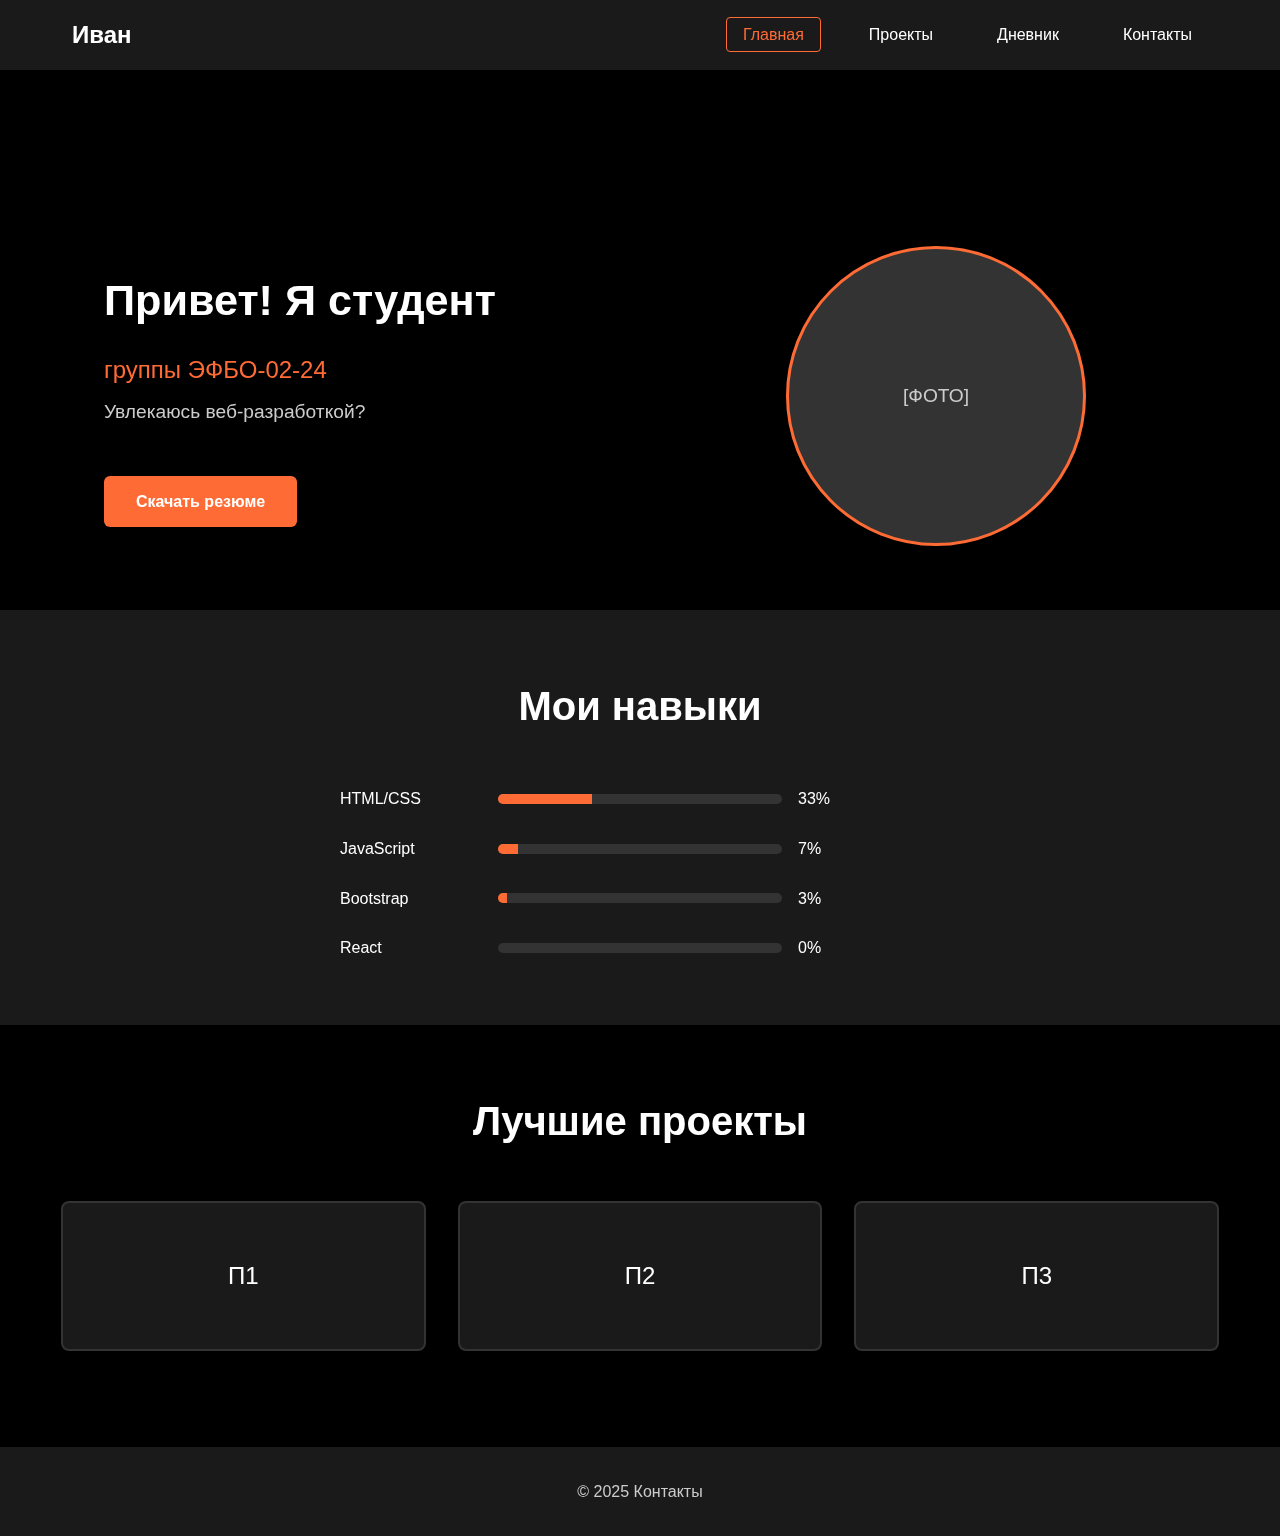
<file: index.html>
﻿<!DOCTYPE html>
<html lang="ru">
<head>
    <meta charset="UTF-8">
    <meta name="viewport" content="width=device-width, initial-scale=1.0">
    <title>Портфолио - Главная</title>
    <link rel="stylesheet" href="styles/styles.css">
</head>
<body>
    <header>
        <nav>
            <div class="nav-container">
                <div class="logo">
                    <h2>Иван</h2>
                </div>
                <ul class="nav-menu">
                    <li><a href="index.html" class="active">Главная</a></li>
                    <li><a href="pages/projects.html">Проекты</a></li>
                    <li><a href="pages/diary.html">Дневник</a></li>
                    <li><a href="pages/contacts.html">Контакты</a></li>
                </ul>
            </div>
        </nav>
    </header>

    <main>
        <section class="hero">
            <div class="hero-content">
                <div class="hero-text">
                    <h1>Привет! Я студент</h1>
                    <p class="subtitle">группы ЭФБО-02-24</p>
                    <p class="description">Увлекаюсь веб-разработкой?</p>
                    <a href="assets/resume.pdf" download="resume.pdf" class="btn download-btn" target="_blank">Скачать резюме</a>
                </div>
                <div class="hero-image">
                    <div class="photo-placeholder">[ФОТО]</div>
                </div>
            </div>
        </section>

        <section class="skills-section">
            <div class="container">
                <h2>Мои навыки</h2>
                <div class="skills-grid">
                    <div class="skill-item">
                        <span>HTML/CSS</span>
                        <div class="progress-bar">
                            <div class="progress-fill" style="width: 33%"></div>
                        </div>
                        <span>33%</span>
                    </div>
                    <div class="skill-item">
                        <span>JavaScript</span>
                        <div class="progress-bar">
                            <div class="progress-fill" style="width: 7%"></div>
                        </div>
                        <span>7%</span>
                    </div>
                    <div class="skill-item">
                        <span>Bootstrap</span>
                        <div class="progress-bar">
                            <div class="progress-fill" style="width: 3%"></div>
                        </div>
                        <span>3%</span>
                    </div>
                    <div class="skill-item">
                        <span>React</span>
                        <div class="progress-bar">
                            <div class="progress-fill" style="width: 0%"></div>
                        </div>
                        <span>0%</span>
                    </div>
                </div>
            </div>
        </section>

        <section class="projects-preview">
            <div class="container">
                <h2>Лучшие проекты</h2>
                <div class="projects-grid">
                    <div class="project-card">П1</div>
                    <div class="project-card">П2</div>
                    <div class="project-card">П3</div>
                </div>
            </div>
        </section>
    </main>

    <footer>
        <div class="container">
            <p>&copy; 2025 Контакты</p>
        </div>
    </footer>

    <script src="scripts/main.js"></script>
</body>
</html>
</file>
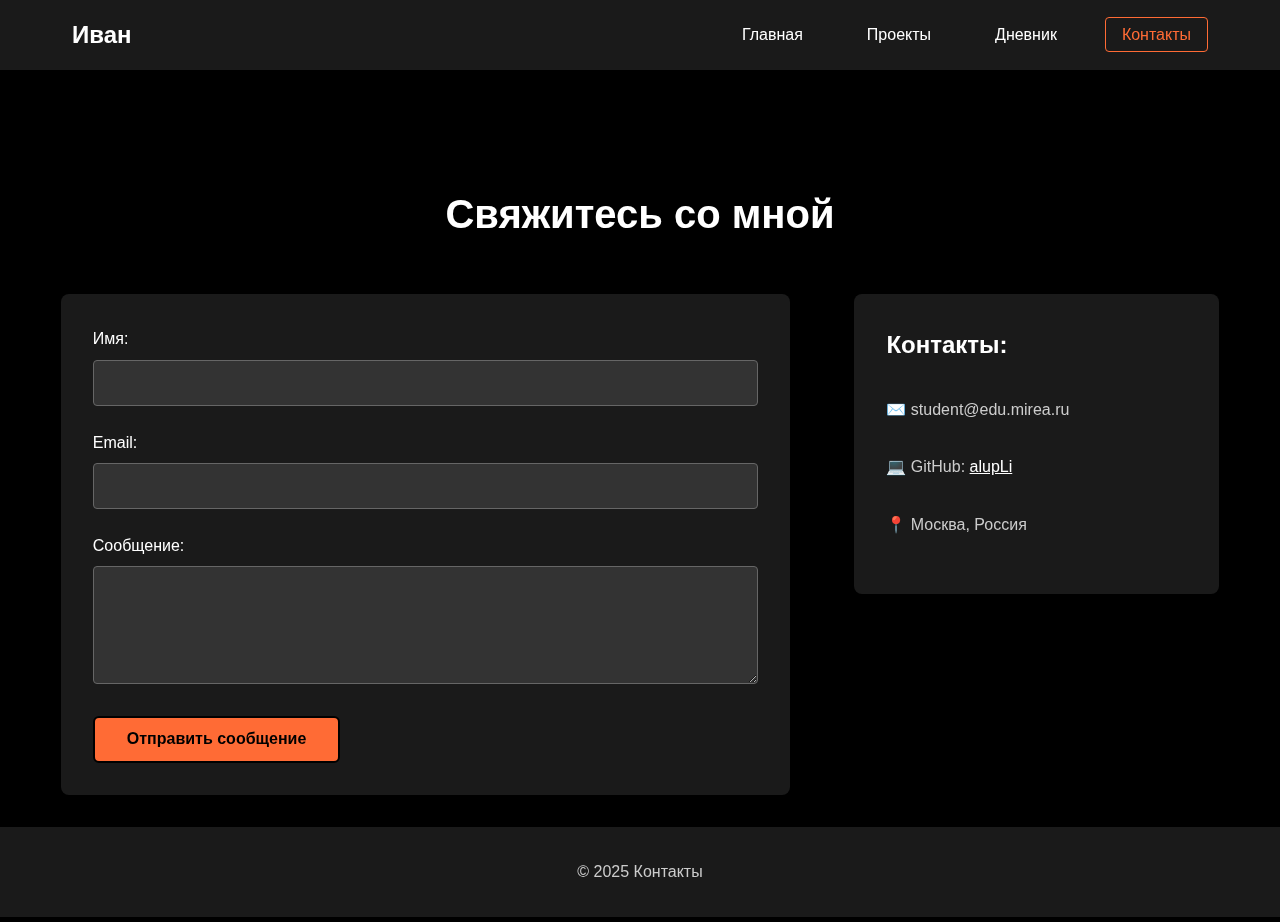
<file: pages/contacts.html>
﻿<!DOCTYPE html>
<html lang="ru">
<head>
    <meta charset="UTF-8">
    <meta name="viewport" content="width=device-width, initial-scale=1.0, viewport-fit=cover">
    <title>Портфолио - Контакты</title>
    <link rel="stylesheet" href="../styles/styles.css">
</head>
<body>
    <a class="skip-link" href="#main">Перейти к основному содержимому</a>
    <div class="page">
        <header>
            <nav aria-label="Основная навигация">
                <div class="nav-container">
                    <div class="logo">
                        <h2>Иван</h2>
                    </div>
                    <ul class="nav-menu">
                        <li><a href="../index.html">Главная</a></li>
                        <li><a href="projects.html">Проекты</a></li>
                        <li><a href="diary.html">Дневник</a></li>
                        <li><a href="contacts.html" class="active">Контакты</a></li>
                    </ul>
                </div>
            </nav>
        </header>

        <main id="main">
            <section class="contacts">
                <div class="container">
                    <h1>Свяжитесь со мной</h1>

                    <div class="contacts-content">
                        <form class="contact-form">
                            <div class="form-group">
                                <label for="name">Имя:</label>
                                <input type="text" id="name" name="name" required>
                            </div>

                            <div class="form-group">
                                <label for="email">Email:</label>
                                <input type="email" id="email" name="email" required>
                            </div>

                            <div class="form-group">
                                <label for="message">Сообщение:</label>
                                <textarea id="message" name="message" rows="5" required></textarea>
                            </div>

                            <button type="submit" class="btn submit-btn">Отправить сообщение</button>
                        </form>

                        <div class="contact-info">
                            <h3>Контакты:</h3>
                            <div class="contact-item">
                                <span>✉️ student@edu.mirea.ru</span>
                            </div>
                            <div class="contact-item">
                                <span>💻 GitHub: <a href="https://github.com/alupLi" target="_blank">alupLi</a></span>
                            </div>
                            <div class="contact-item">
                                <span>📍 Москва, Россия</span>
                            </div>
                        </div>
                    </div>
                </div>
            </section>
        </main>

        <footer>
            <div class="container">
                <p>&copy; 2025 Контакты</p>
            </div>
        </footer>
    </div>

    <script src="../scripts/form.js"></script>
</body>
</html>
</file>
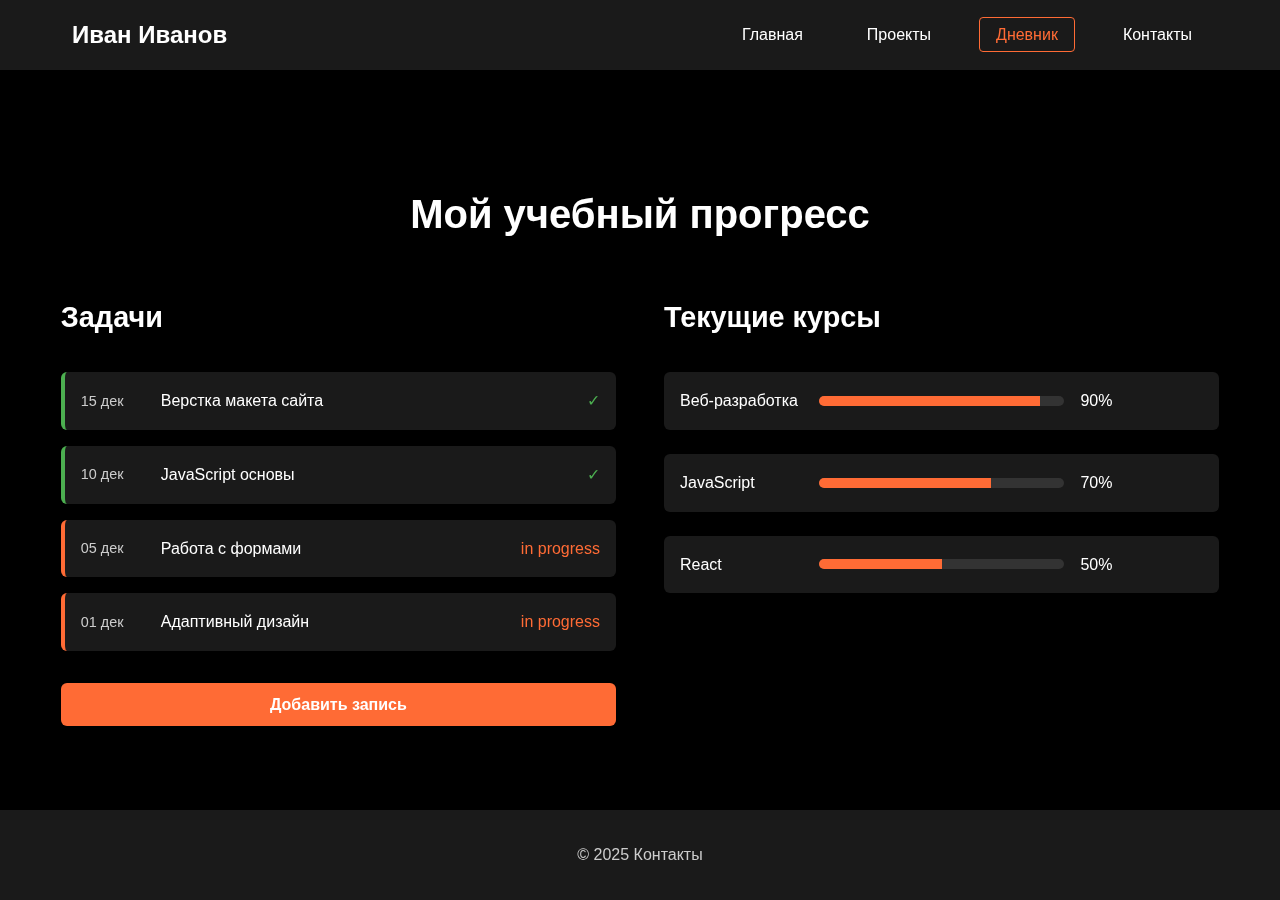
<file: pages/diary.html>
﻿<!DOCTYPE html>
<html lang="ru">
<head>
    <meta charset="UTF-8">
    <meta name="viewport" content="width=device-width, initial-scale=1.0">
    <title>Портфолио - Дневник</title>
    <link rel="stylesheet" href="../styles/styles.css">
</head>
<body>
    <header>
        <nav>
            <div class="nav-container">
                <div class="logo">
                    <h2>Иван Иванов</h2>
                </div>
                <ul class="nav-menu">
                    <li><a href="../index.html">Главная</a></li>
                    <li><a href="projects.html">Проекты</a></li>
                    <li><a href="diary.html" class="active">Дневник</a></li>
                    <li><a href="contacts.html">Контакты</a></li>
                </ul>
            </div>
        </nav>
    </header>

    <main>
        <section class="diary">
            <div class="container">
                <h1>Мой учебный прогресс</h1>

                <div class="diary-content">
                    <div class="progress-list">
                        <h2>Задачи</h2>
                        <div class="task-item completed">
                            <span class="task-date">15 дек</span>
                            <span class="task-text">Верстка макета сайта</span>
                            <span class="task-status">✓</span>
                        </div>
                        <div class="task-item completed">
                            <span class="task-date">10 дек</span>
                            <span class="task-text">JavaScript основы</span>
                            <span class="task-status">✓</span>
                        </div>
                        <div class="task-item in-progress">
                            <span class="task-date">05 дек</span>
                            <span class="task-text">Работа с формами</span>
                            <span class="task-status">in progress</span>
                        </div>
                        <div class="task-item in-progress">
                            <span class="task-date">01 дек</span>
                            <span class="task-text">Адаптивный дизайн</span>
                            <span class="task-status">in progress</span>
                        </div>
                        <button class="btn add-task-btn">Добавить запись</button>
                    </div>

                    <div class="courses">
                        <h2>Текущие курсы</h2>
                        <div class="course-item">
                            <span>Веб-разработка</span>
                            <div class="progress-bar">
                                <div class="progress-fill" style="width: 90%"></div>
                            </div>
                            <span>90%</span>
                        </div>
                        <div class="course-item">
                            <span>JavaScript</span>
                            <div class="progress-bar">
                                <div class="progress-fill" style="width: 70%"></div>
                            </div>
                            <span>70%</span>
                        </div>
                        <div class="course-item">
                            <span>React</span>
                            <div class="progress-bar">
                                <div class="progress-fill" style="width: 50%"></div>
                            </div>
                            <span>50%</span>
                        </div>
                    </div>
                </div>
            </div>
        </section>
    </main>

    <footer>
        <div class="container">
            <p>&copy; 2025 Контакты</p>
        </div>
    </footer>
</body>
</html>
</file>
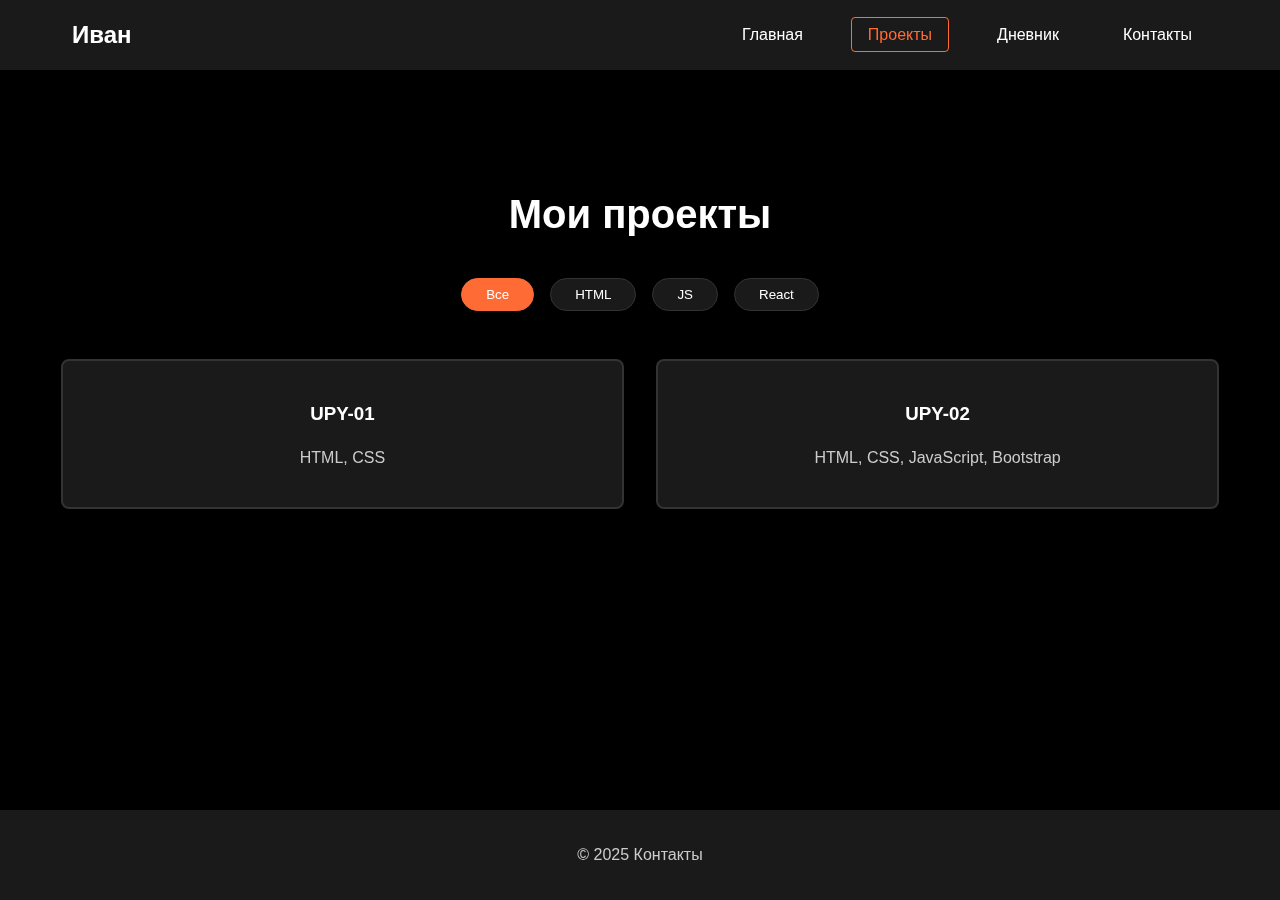
<file: pages/projects.html>
﻿<!DOCTYPE html>
<html lang="ru">
<head>
    <meta charset="UTF-8">
    <meta name="viewport" content="width=device-width, initial-scale=1.0">
    <title>Портфолио - Проекты</title>
    <link rel="stylesheet" href="../styles/styles.css">
</head>
<body>
    <header>
        <nav>
            <div class="nav-container">
                <div class="logo">
                    <h2>Иван</h2>
                </div>
                <ul class="nav-menu">
                    <li><a href="../index.html">Главная</a></li>
                    <li><a href="projects.html" class="active">Проекты</a></li>
                    <li><a href="diary.html">Дневник</a></li>
                    <li><a href="contacts.html">Контакты</a></li>
                </ul>
            </div>
        </nav>
    </header>

    <main>
        <section class="projects-main">
            <div class="container">
                <h1>Мои проекты</h1>
                <div class="filter-buttons">
                    <button class="filter-btn active" data-filter="all">Все</button>
                    <button class="filter-btn" data-filter="html">HTML</button>
                    <button class="filter-btn" data-filter="js">JS</button>
                    <button class="filter-btn" data-filter="react">React</button>
                </div>
                <div class="projects-grid-large">
                    <!-- Проект 1 -->
                    <div class="project-card-large" data-category="html" data-project="1">
                        <h3>UPY-01</h3>
                        <p>HTML, CSS</p>
                    </div>

                    <!-- Проект 2 -->
                    <div class="project-card-large" data-category="js" data-project="2">
                        <h3>UPY-02</h3>
                        <p>HTML, CSS, JavaScript, Bootstrap</p>
                    </div>

                    </div>
                </div>
            </div>
        </section>
    </main>

    <!-- Модальное окно -->
    <div id="projectModal" class="modal">
        <div class="modal-content">
            <span class="close-modal">&times;</span>
            <div class="modal-body">
                <!-- Контент будет заполняться динамически -->
            </div>
        </div>
    </div>

    <footer>
        <div class="container">
            <p>&copy; 2025 Контакты</p>
        </div>
    </footer>

    <script src="../scripts/projects.js"></script>
</body>
</html>
</file>
<file: styles/styles.css>
﻿/* Основные переменные для черной темы */
:root {
    --primary-black: #000000;
    --dark-gray: #1a1a1a;
    --medium-gray: #333333;
    --light-gray: #666666;
    --text-light: #ffffff;
    --text-muted: #cccccc;
    --accent-color: #ff6b35;
    --accent-hover: #e55a2b;
    
    color-scheme: light dark;
}

html, body {
    height: 100%;
}

.page {
    min-height: 100vh;
    min-height: 100svh;
    min-height: 100dvh;
    display: flex;
    flex-direction: column;
}

/* Сброс стилей */
* {
    margin: 0;
    padding: 0;
    box-sizing: border-box;
}

body {
    background-color: var(--primary-black);
    color: var(--text-light);
    font-family: 'Arial', sans-serif;
    line-height: 1.6;
    min-height: 100vh;
    min-height: 100svh;
    min-height: 100dvh;
    display: flex;
    flex-direction: column;
}

/* Навигация */
nav {
    background-color: var(--dark-gray);
    padding: 1rem 0;
    box-shadow: 0 2px 10px rgba(0, 0, 0, 0.3);

    position: sticky;
    top: 0;
    left: 0;
    right: 0;
    z-index: 1000;
    width: 100%;

    backdrop-filter: blur(15px) brightness(0.8);
    -webkit-backdrop-filter: blur(15px) brightness(0.8);
    
    padding-top: calc(1rem + env(safe-area-inset-top));
    padding-left: calc(2rem + env(safe-area-inset-left));
    padding-right: calc(2rem + env(safe-area-inset-right));
}

.nav-container {
    max-width: 1200px;
    margin: 0 auto;
    display: flex;
    justify-content: space-between;
    align-items: center;
    padding: 0 2rem;
}

.logo h2 {
    color: var(--text-light);
    font-size: 1.5rem;
}

.nav-menu {
    display: flex;
    list-style: none;
    gap: 2rem;
}

    .nav-menu a {
        color: var(--text-light);
        text-decoration: none;
        font-weight: 500;
        transition: color 0.3s;
        padding: 0.5rem 1rem;
        border-radius: 4px;
        outline-offset: 2px;
    }

        .nav-menu a:hover,
        .nav-menu a.active {
            color: var(--accent-color);
            background-color: transparent;
            border: 1px solid var(--accent-color);
        }
        
        .nav-menu a:focus-visible {
            outline: 2px solid var(--accent-color);
            outline-offset: 2px;
        }

/* Основной контент */
main {
    flex: 1;
    padding: 2rem 0;

    margin-top: 80px;
}

.container {
    max-width: 1200px;
    margin: 0 auto;
    padding-inline: clamp(1rem, 0.5rem + 1vw, 2rem);
}

/* Герой секция */
.hero {
    padding: 4rem 0;
}

.hero-content {
    display: grid;
    grid-template-columns: 1fr 1fr;
    gap: 3rem;
    align-items: center;
    max-width: 1200px;
    margin: 0 auto;
    padding: 0 2rem;
}

.hero-text {
    padding-left: 2rem;
}

    .hero-text h1 {
        font-size: clamp(1.5rem, 1.1rem + 2vw, 3rem);
        margin-bottom: 1rem;
        color: var(--text-light);
    }

.subtitle {
    font-size: clamp(1rem, 0.8rem + 1vw, 1.5rem);
    color: var(--accent-color);
    margin-bottom: 0.5rem;
}

.description {
    font-size: clamp(0.9rem, 0.7rem + 0.8vw, 1.2rem);
    color: var(--text-muted);
    margin-bottom: 2rem;
}

.photo-placeholder {
    width: 300px;
    height: 300px;
    background-color: var(--medium-gray);
    border: 3px solid var(--accent-color);
    border-radius: 50%;
    display: flex;
    align-items: center;
    justify-content: center;
    font-size: 1.2rem;
    color: var(--text-muted);
    margin: 0 auto;
}

.profile-photo {
    inline-size: 320px;
    block-size: 320px;
    border-radius: 50%;
    object-fit: cover;
    border: 4px solid var(--accent-color);
    box-shadow: 0 8px 25px rgba(255, 107, 53, 0.3);
    transition: transform 0.3s ease;
    
    max-width: 100%;
    height: auto;
}

.profile-photo:hover {
    transform: scale(1.05);
}

/* Для мобильных устройств */
@media (max-width: 768px) {
    .profile-photo {
        width: 280px;
        height: 280px;
    }
}

/* Для мобильных устройств */
@media (max-width: 768px) {
    .hero-content {
        grid-template-columns: 1fr;
        text-align: center;
        padding: 0 1rem;
    }

    .hero-text {
        padding-left: 0;
        padding: 0 1rem;
    }

        .hero-text h1 {
            font-size: 2rem;
        }

    .photo-placeholder {
        width: 250px;
        height: 250px;
    }
}

/* Кнопки */
.btn {
    background-color: var(--accent-color);
    color: var(--text-light);
    border: none;
    padding: 0.8rem 2rem;
    border-radius: 6px;
    cursor: pointer;
    font-size: 1rem;
    font-weight: 600;
    transition: background-color 0.3s;
    text-decoration: none;
    display: inline-block;
}

    .btn:hover {
        background-color: var(--accent-hover);
    }

.download-btn {
    margin-top: 1rem;
}

/* Секция навыков */
.skills-section {
    padding: 4rem 0;
    background-color: var(--dark-gray);
}

    .skills-section h2 {
        text-align: center;
        margin-bottom: 3rem;
        font-size: 2.5rem;
    }

.skills-grid {
    display: grid;
    gap: 1.5rem;
    max-width: 600px;
    margin: 0 auto;
}

.skill-item {
    display: grid;
    grid-template-columns: 1fr 2fr 1fr;
    align-items: center;
    gap: 1rem;
}

/* Прогресс-бары */
.progress-bar {
    background-color: var(--medium-gray);
    border-radius: 10px;
    height: 10px;
    overflow: hidden;
}

.progress-fill {
    background-color: var(--accent-color);
    height: 100%;
    transition: width 0.5s ease;
}

/* Сетка проектов */
.projects-preview {
    padding: 4rem 0;
}

    .projects-preview h2 {
        text-align: center;
        margin-bottom: 3rem;
        font-size: 2.5rem;
    }

.projects-grid {
    display: grid;
    grid-template-columns: repeat(auto-fit, minmax(280px, 1fr));
    gap: 2rem;
    max-width: 1200px;
    margin: 0 auto;
}

.project-card {
    background-color: var(--dark-gray);
    border: 2px solid var(--medium-gray);
    border-radius: 8px;
    height: 150px;
    display: flex;
    align-items: center;
    justify-content: center;
    font-size: 1.5rem;
    transition: transform 0.3s, border-color 0.3s;
}

    .project-card:hover {
        transform: translateY(-5px);
        border-color: var(--accent-color);
    }

/* Страница проектов */
.projects-main h1 {
    text-align: center;
    margin-bottom: 2rem;
    font-size: 2.5rem;
}

.filter-buttons {
    display: flex;
    justify-content: center;
    gap: 1rem;
    margin-bottom: 3rem;
}

.filter-btn {
    background-color: var(--dark-gray);
    color: var(--text-light);
    border: 1px solid var(--medium-gray);
    padding: 0.5rem 1.5rem;
    border-radius: 20px;
    cursor: pointer;
    transition: all 0.3s;
}

    .filter-btn.active,
    .filter-btn:hover {
        background-color: var(--accent-color);
        border-color: var(--accent-color);
    }

.projects-grid-large {
    display: grid;
    grid-template-columns: repeat(auto-fit, minmax(300px, 1fr));
    gap: 2rem;
}

.project-card-large {
    background-color: var(--dark-gray);
    border: 2px solid var(--medium-gray);
    border-radius: 8px;
    padding: 2rem;
    text-align: center;
    transition: transform 0.3s, border-color 0.3s;
    min-height: 150px;
    display: flex;
    flex-direction: column;
    justify-content: center;
}

    .project-card-large:hover {
        transform: translateY(-5px);
        border-color: var(--accent-color);
    }

    .project-card-large h3 {
        margin-bottom: 1rem;
        color: var(--text-light);
    }

    .project-card-large p {
        color: var(--text-muted);
    }

/* Страница дневника */
.diary h1 {
    text-align: center;
    margin-bottom: 3rem;
    font-size: clamp(1.8rem, 1.3rem + 2vw, 2.5rem);
}

.diary-content {
    display: grid;
    grid-template-columns: 1fr 1fr;
    gap: 3rem;
}

.progress-list h2,
.courses h2 {
    font-size: clamp(1.3rem, 1rem + 1vw, 1.8rem);
    margin-bottom: 2rem;
    color: var(--text-light);
}

.task-item {
    display: grid;
    grid-template-columns: 80px 1fr auto;
    align-items: center;
    padding: 1rem;
    background-color: var(--dark-gray);
    border-radius: 6px;
    margin-bottom: 1rem;
    border-left: 4px solid var(--medium-gray);
}

    .task-item.completed {
        border-left-color: #4CAF50;
    }

    .task-item.in-progress {
        border-left-color: var(--accent-color);
    }

.task-date {
    color: var(--text-muted);
    font-size: 0.9rem;
}

.task-status {
    color: var(--accent-color);
    font-weight: 500;
}

.task-item.completed .task-status {
    color: #4CAF50;
}

.add-task-btn {
    width: 100%;
    margin-top: 1rem;
}

.course-item {
    display: grid;
    grid-template-columns: 1fr 2fr 1fr;
    align-items: center;
    gap: 1rem;
    margin-bottom: 1.5rem;
    padding: 1rem;
    background-color: var(--dark-gray);
    border-radius: 6px;
}

/* Страница контактов */
.contacts h1 {
    text-align: center;
    margin-bottom: 3rem;
    font-size: clamp(1.8rem, 1.3rem + 2vw, 2.5rem);
}

.contacts-content {
    display: grid;
    grid-template-columns: 2fr 1fr;
    gap: 4rem;
}

.contact-form {
    background-color: var(--dark-gray);
    padding: 2rem;
    border-radius: 8px;
}

.contact-info h3 {
    font-size: clamp(1.2rem, 0.9rem + 1vw, 1.5rem);
}

.form-group {
    margin-bottom: 1.5rem;
}

    .form-group label {
        display: block;
        margin-bottom: 0.5rem;
        color: var(--text-light);
        font-weight: 500;
    }

    .form-group input,
    .form-group textarea {
        width: 100%;
        padding: 0.8rem;
        background-color: var(--medium-gray);
        border: 1px solid var(--light-gray);
        border-radius: 4px;
        color: var(--text-light);
        font-size: 1rem;
    }

        .form-group input:focus,
        .form-group textarea:focus {
            outline: none;
            border-color: var(--accent-color);
        }

.submit-btn {
    background-color: var(--accent-color);
    color: #000000;
    border: 2px solid #000000;
    font-weight: 600;
    padding: 0.8rem 2rem;
    border-radius: 6px;
    cursor: pointer;
}

    .submit-btn:hover {
        background-color: var(--accent-hover);
        border-color: var(--accent-hover);
        box-shadow: 0 0 0 2px #000000;
    }

.contact-info {
    background-color: var(--dark-gray);
    padding: 2rem;
    border-radius: 8px;
    height: fit-content;
}
    .contact-info a {
        color: var(--text-light);
    }

    .contact-info h3 {
        margin-bottom: 1.5rem;
        color: var(--text-light);
    }

.contact-item {
    display: flex;
    align-items: center;
    margin-bottom: 1rem;
    padding: 0.5rem 0;
}

    .contact-item span {
        color: var(--text-muted);
    }

/* Футер */
footer {
    background-color: var(--dark-gray);
    color: var(--text-muted);
    text-align: center;
    padding: 2rem 0;
    margin-top: auto;
    
    padding-bottom: calc(2rem + env(safe-area-inset-bottom));
}

/* Адаптивность */
@media (max-width: 768px) {
    .nav-container {
        flex-direction: column;
        gap: 1rem;
        padding: 0 1rem; /* ← исправил опечатку */
    }

    .nav-menu {
        display: flex;
        flex-direction: column; /* ← ВАЖНО: вертикальное расположение */
        gap: 0.5rem;
        width: 100%;
        margin-top: 1rem;
    }

        .nav-menu li {
            width: 100%;
        }

        .nav-menu a {
            display: block;
            text-align: center;
            padding: 1rem !important;
        }

    main {
        margin-top: 120px;
    }

    .hero-content {
        grid-template-columns: 1fr;
        text-align: center;
    }

    .hero-text h1 {
        font-size: 2rem;
    }

    .diary-content {
        grid-template-columns: 1fr;
    }

    .contacts-content {
        grid-template-columns: 1fr;
    }

    .skills-grid,
    .projects-grid {
        grid-template-columns: 1fr;
    }

    .skill-item,
    .course-item {
        grid-template-columns: 1fr;
        gap: 0.5rem;
        text-align: center;
    }

    .filter-buttons {
        flex-wrap: wrap;
    }
}

/* Модальное окно */
.modal {
    display: none;
    position: fixed;
    z-index: 1000;
    left: 0;
    top: 0;
    width: 100%;
    height: 100%;
    background-color: rgba(0, 0, 0, 0.8);
    backdrop-filter: blur(5px);
}

.modal-content {
    background-color: var(--dark-gray);
    margin: 5% auto;
    padding: 0;
    border-radius: 12px;
    width: 90%;
    max-width: 800px;
    max-height: 90vh;
    overflow-y: auto;
    position: relative;
    border: 2px solid var(--accent-color);
}

.close-modal {
    position: absolute;
    right: 20px;
    top: 15px;
    font-size: 28px;
    font-weight: bold;
    color: var(--text-light);
    cursor: pointer;
    z-index: 1001;
    background: var(--accent-color);
    width: 35px;
    height: 35px;
    border-radius: 50%;
    display: flex;
    align-items: center;
    justify-content: center;
    transition: background-color 0.3s;
    border: none;
    padding: 0;
}

    .close-modal:hover,
    .close-modal:focus {
        background-color: var(--accent-hover);
        outline: 2px solid var(--accent-hover);
        outline-offset: 2px;
    }

.modal-body {
    padding: 2rem;
}

/* Стили для реальных скриншотов */
.project-gallery {
    display: grid;
    grid-template-columns: repeat(auto-fit, minmax(250px, 1fr));
    gap: 1rem;
    margin: 1.5rem 0;
}

.screenshot-item {
    border-radius: 8px;
    overflow: hidden;
    border: 1px solid var(--light-gray);
    transition: transform 0.3s ease;
}

.screenshot-item:hover {
    transform: scale(1.05);
}

.project-screenshot {
    width: 100%;
    height: 200px;
    object-fit: cover;
    display: block;
    transition: transform 0.3s ease;
}

.project-screenshot:hover {
    transform: scale(1.1);
}

.project-links {
    display: flex;
    gap: 1rem;
    margin: 1.5rem 0;
}

.project-link {
    background-color: var(--accent-color);
    color: var(--text-light);
    padding: 0.7rem 1.5rem;
    border-radius: 6px;
    text-decoration: none;
    transition: background-color 0.3s;
    display: inline-flex;
    align-items: center;
    gap: 0.5rem;
}

    .project-link:hover {
        background-color: var(--accent-hover);
    }

    .project-link.github {
        background-color: var(--medium-gray);
    }

        .project-link.github:hover {
            background-color: var(--light-gray);
        }

.project-description {
    line-height: 1.6;
    color: var(--text-muted);
    margin: 1rem 0;
}

.project-tech {
    display: flex;
    flex-wrap: wrap;
    gap: 0.5rem;
    margin: 1rem 0;
}

.tech-tag {
    background-color: var(--medium-gray);
    color: var(--text-light);
    padding: 0.3rem 0.8rem;
    border-radius: 20px;
    font-size: 0.9rem;
    border: 1px solid var(--light-gray);
}

.screenshot-item.screenshot-placeholder{
    display: flex;
    align-items: center;
    justify-content: center;
    background-color: var(--medium-gray);
    min-hight: 200px;
}

.placeholder-icon{
    text-align: center;
    color: var(--text-muted);
}

.placeholder-icon{
    font-size: 3rem;
    margin-bottom: 0.5rem;
    opacity: 0.6;
}

.screenshot-placeholder p {
    margin: 0;
    font-style: italic;
}

.skip-link{
    position: absolute;
    left: 1rem;
    top: -100%;
    z-index: 10000;
    padding: .5rem .75rem;
    background: #111;
    color: #fff;
    border-radius: .5rem;
    text-decoration: none;
}

.skip-link:focus,
.skip-link:focus-visible { 
    top: 1rem; 
}

:focus-visible { 
    outline: 3px solid var(--accent-color); 
    outline-offset: 2px; 
}

a, button, input, textarea { 
    outline-offset: 2px; 
}

@media (pointer: coarse){
    a, button, .nav-menu a { 
        min-height: 44px; 
        padding: .75rem 1rem; 
    }
}

/* Контейнерные запросы */
@supports (container-type: inline-size) {
    .projects-area {
        container-type: inline-size;
        container-name: projects;
    }

    @container projects (min-width: 576px) {
        .projects-grid {
            grid-template-columns: repeat(2, 1fr);
        }
    }

    @container projects (min-width: 872px) {
        .projects-grid {
            grid-template-columns: repeat(auto-fit, minmax(280px, 1fr));
        }
    }
}

@media (prefers-reduced-motion: reduce) {
    * {
        animation-duration: 0.01ms !important;
        animation-iteration-count: 1 !important;
        transition-duration: 0.01ms !important;
    }
    
    .profile-photo:hover {
        transform: none;
    }
    
    .project-card:hover {
        transform: none;
    }
}

.profile-photo {
    object-fit: cover;
}

@media (max-width: 768px) {
    .profile-photo {
        object-fit: contain;
    }
}

.hero-image img {
    object-fit: cover;
}

/* Стили для доступности форм */
.required {
    color: var(--accent-color);
}

.field-hint {
    display: block;
    font-size: 0.8rem;
    color: var(--text-muted);
    margin-top: 0.25rem;
}

/* Скрытый текст для скринридеров */
.sr-only {
    position: absolute;
    width: 1px;
    height: 1px;
    padding: 0;
    margin: -1px;
    overflow: hidden;
    clip: rect(0, 0, 0, 0);
    white-space: nowrap;
    border: 0;
}

/* Улучшенные стили фокуса для доступности */
input:focus-visible,
textarea:focus-visible,
button:focus-visible,
.project-card-large:focus-visible {
    outline: 3px solid var(--accent-color);
    outline-offset: 2px;
}

/* Сообщения об ошибках */
.error-message {
    color: #ff4444;
    font-size: 0.9rem;
    margin-top: 0.25rem;
    display: none;
}

input[aria-invalid="true"],
textarea[aria-invalid="true"] {
    border-color: #ff4444;
    background-color: rgba(255, 68, 68, 0.1);
}

    input[aria-invalid="true"] + .error-message,
    textarea[aria-invalid="true"] + .error-message {
        display: block;
    }

fieldset {
    border: none;
    margin: 0;
    padding: 0;
    min-width: 0;
}

legend {
    padding: 0;
    margin: 0;

}

a:visited {
    color: inherit;
}
</file>
